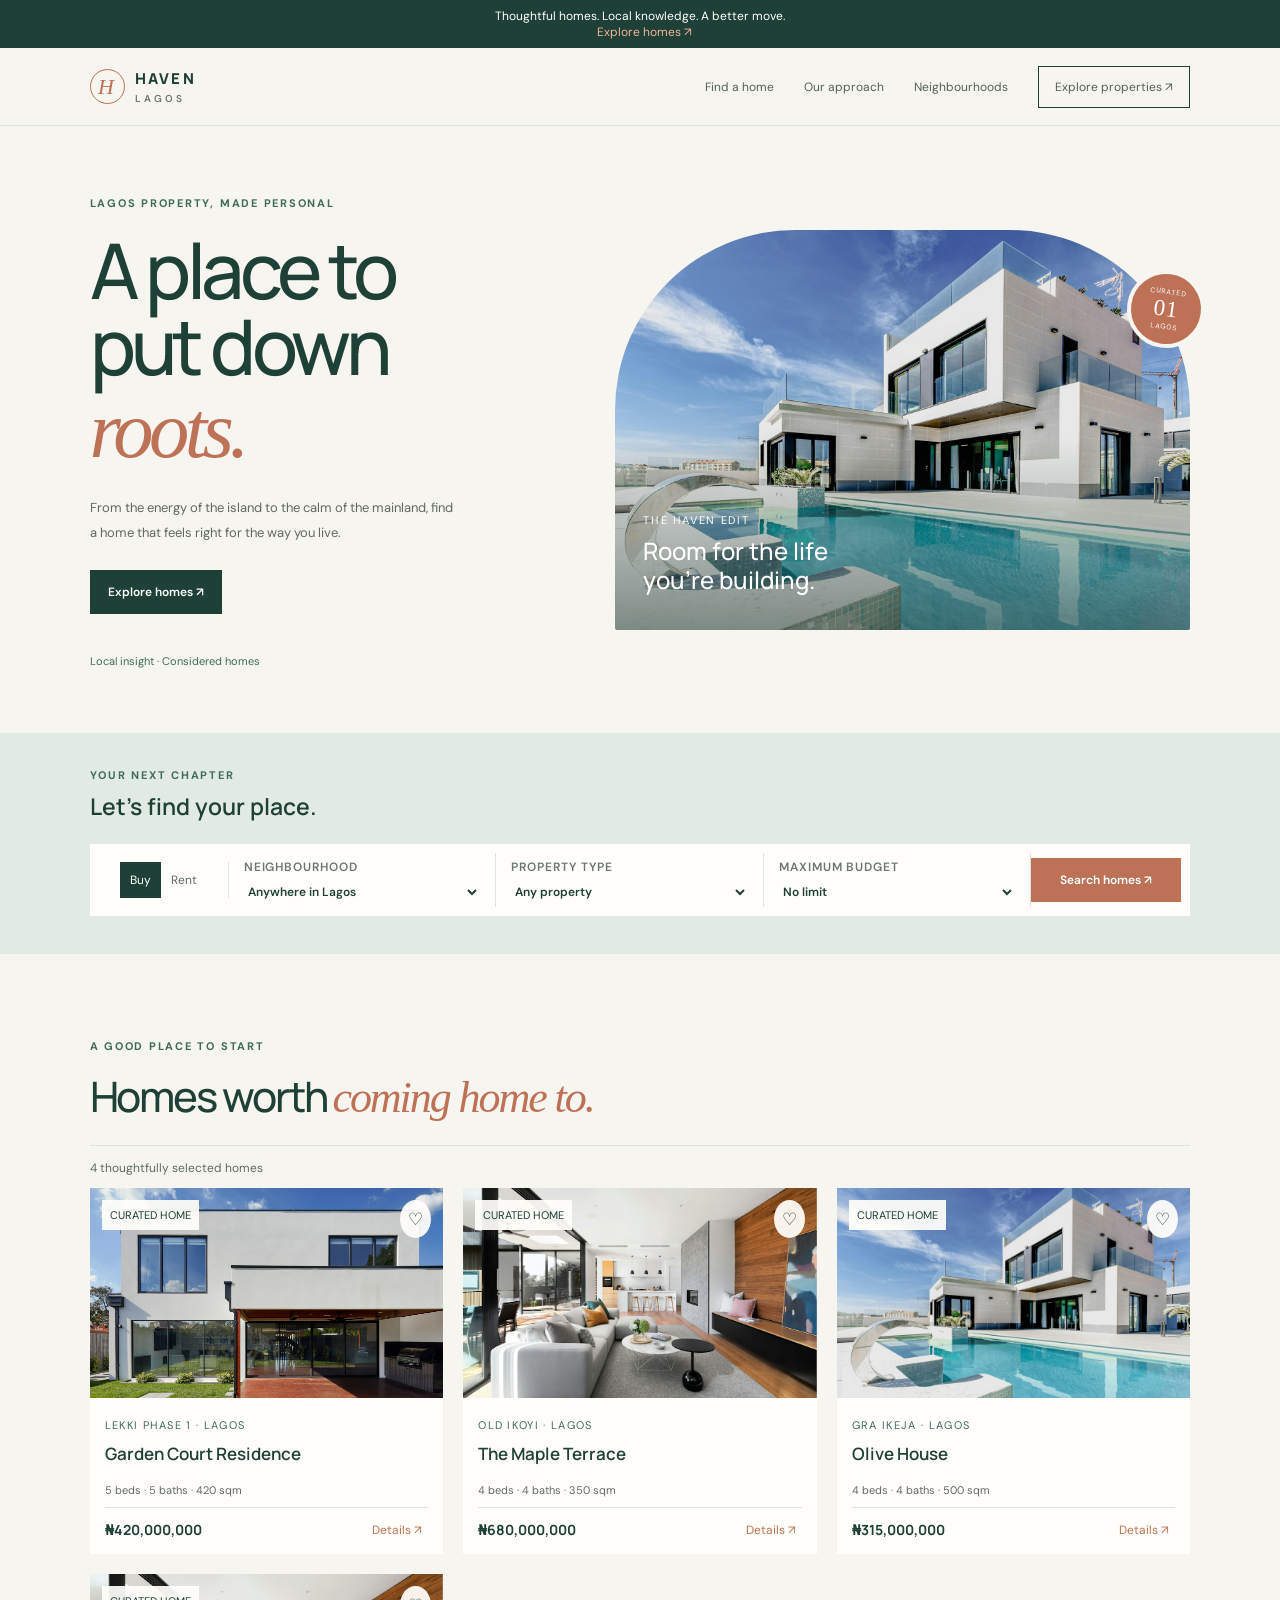
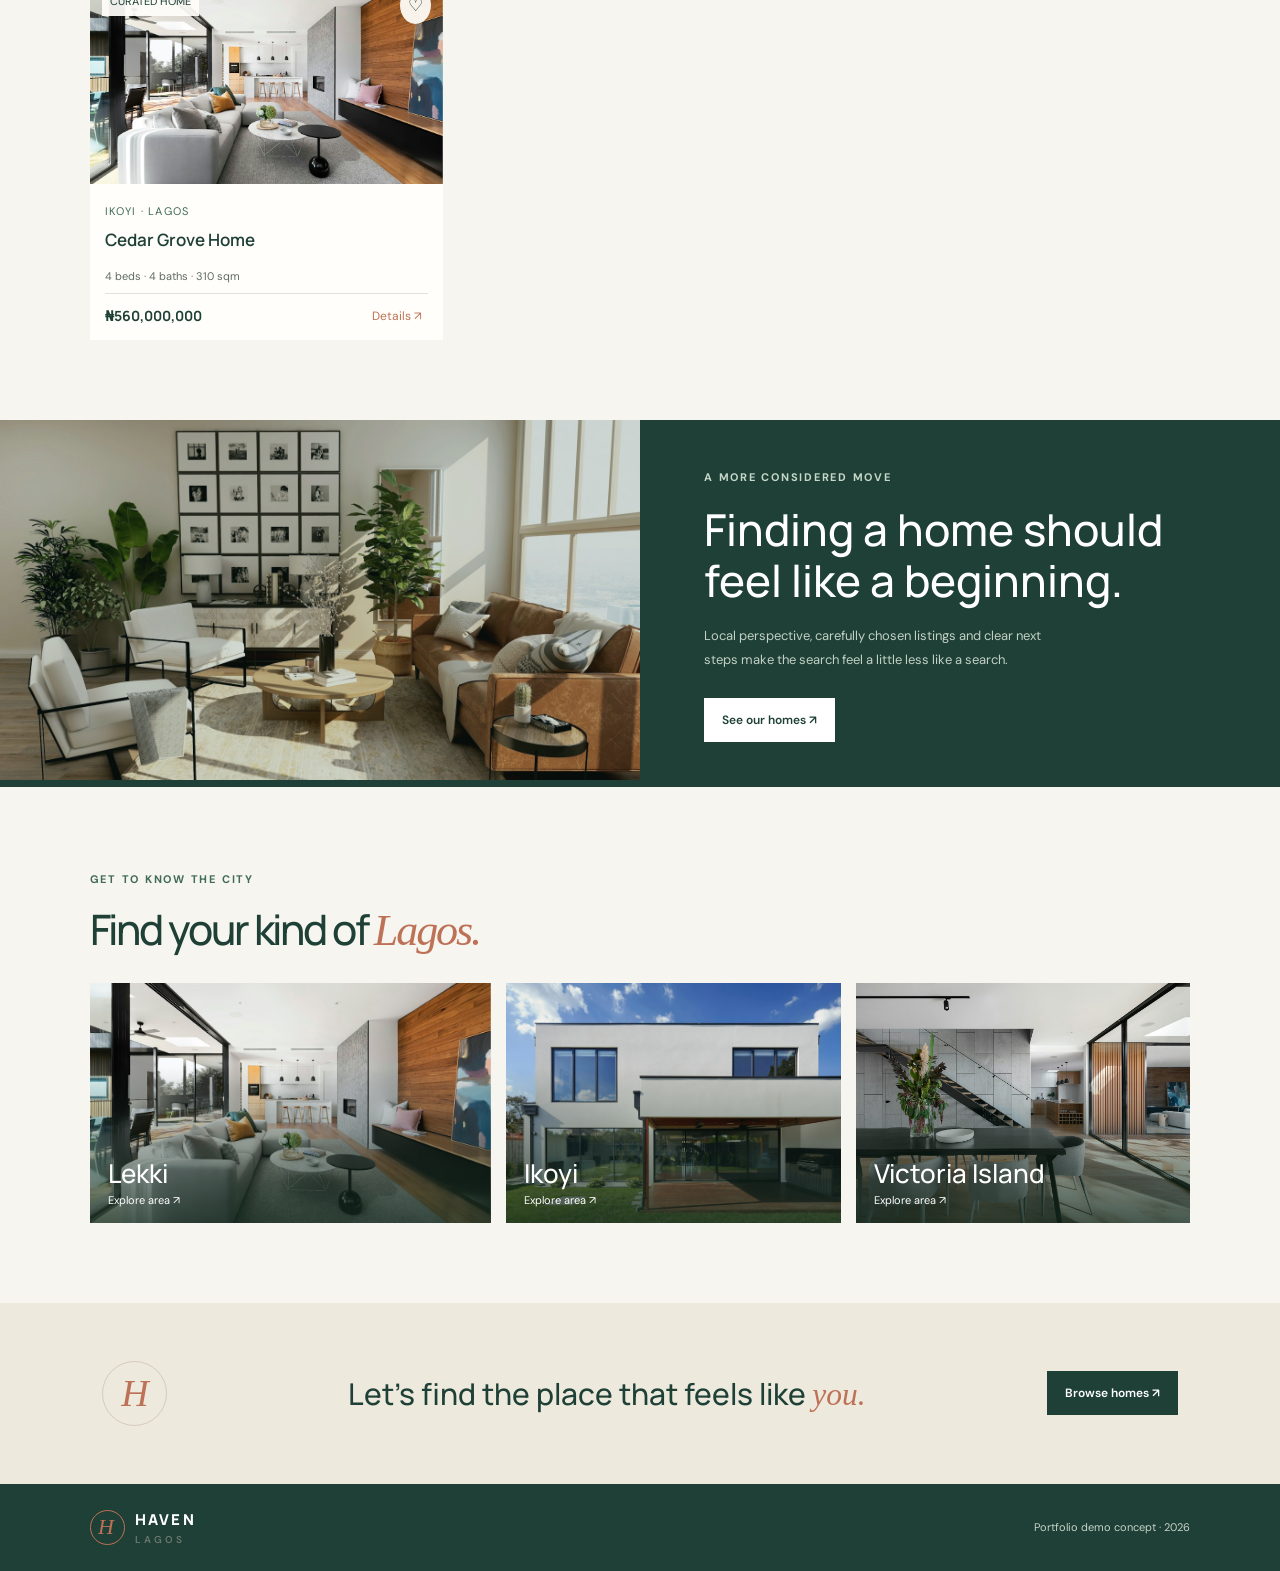
<file: index.html>
<!doctype html>
<html lang="en">
  <head>
    <meta charset="utf-8" />
    <meta name="viewport" content="width=device-width,initial-scale=1" />
    <title>Haven Lagos | Find your place</title><meta name="theme-color" content="#1e4036"><meta name="description" content="Haven Lagos is a sample property showcase: browse homes to buy or rent in Lekki, Ikoyi, Victoria Island and Ikeja."><link rel="icon" href="data:image/svg+xml,%3Csvg xmlns='http://www.w3.org/2000/svg' viewBox='0 0 64 64'%3E%3Ccircle cx='32' cy='32' r='30' fill='%231e4036'/%3E%3Ctext x='32' y='44' font-size='34' text-anchor='middle' fill='%23bd7257' font-family='Georgia,serif' font-style='italic'%3EH%3C/text%3E%3C/svg%3E">
    <link rel="preconnect" href="https://fonts.googleapis.com" />
    <link
      href="https://fonts.googleapis.com/css2?family=DM+Sans:wght@400;500;600;700&family=Manrope:wght@400;500;600;700;800&display=swap"
      rel="stylesheet"
    />
    <link rel="stylesheet" href="styles.css" />
    <script src="script.js" defer></script>
  </head>
  <body>
    <div class="top">
      Thoughtful homes. Local knowledge. A better move.
      <a href="#homes">Explore homes ↗</a>
    </div>
    <header>
      <a class="brand" href="#"
        ><b>H</b><span>HAVEN<small>LAGOS</small></span></a
      ><button class="menu" type="button" aria-label="Menu" aria-expanded="false">☰</button>
      <nav>
        <a href="properties.html">Find a home</a><a href="about.html">Our approach</a
        ><a href="properties.html#areas">Neighbourhoods</a
        ><a class="outline" href="properties.html">Explore properties ↗</a>
      </nav>
    </header>
    <main>
      <section class="hero">
        <div>
          <label>LAGOS PROPERTY, MADE PERSONAL</label>
          <h1>A place to<br />put down <i>roots.</i></h1>
          <p>
            From the energy of the island to the calm of the mainland, find a
            home that feels right for the way you live.
          </p>
          <a class="btn dark" href="#homes">Explore homes ↗</a
          ><span class="proof">Local insight · Considered homes</span>
        </div>
        <div class="heroimg">
          <img
            src="image/hero-villa.jpg"
            alt="Modern home with a swimming pool"
          /><span class="stamp">CURATED<strong>01</strong>LAGOS</span>
          <div class="overlay">
            THE HAVEN EDIT<strong
              >Room for the life<br />you’re building.</strong
            >
          </div>
        </div>
      </section>
      <section class="search">
        <div>
          <label>YOUR NEXT CHAPTER</label>
          <h2>Let’s find your place.</h2>
        </div>
        <form id="search">
          <div class="tabs">
            <button type="button" class="active" data-deal="buy">Buy</button
            ><button type="button" data-deal="rent">Rent</button>
          </div>
          <label
            >NEIGHBOURHOOD<select id="loc">
              <option value="all">Anywhere in Lagos</option>
              <option value="lekki">Lekki</option>
              <option value="ikoyi">Ikoyi</option>
              <option value="victoria island">Victoria Island</option>
              <option value="ikeja">Ikeja</option>
            </select></label
          ><label
            >PROPERTY TYPE<select id="type">
              <option value="all">Any property</option>
              <option value="apartment">Apartment</option>
              <option value="terrace">Terrace</option>
              <option value="detached">Detached home</option>
            </select></label
          ><label
            >MAXIMUM BUDGET<select id="budget">
              <option value="any">No limit</option>
              <option value="100000000">Up to ₦100m</option>
              <option value="250000000">Up to ₦250m</option>
              <option value="500000000">Up to ₦500m</option>
            </select></label
          ><button class="btn clay">Search homes ↗</button>
        </form>
      </section>
      <section class="homes" id="homes">
        <label>A GOOD PLACE TO START</label>
        <h2>Homes worth <i>coming home to.</i></h2>
        <p id="count"></p>
        <div class="cards" id="cards"></div>
        <div id="empty" hidden>
          No homes found. Try clearing filters.
          <button id="clear">Clear filters</button>
        </div>
      </section>
      <section class="story" id="story">
        <img
          src="image/living-room.jpg"
          alt="Bright contemporary living room"
        />
        <div>
          <label>A MORE CONSIDERED MOVE</label>
          <h2>Finding a home should feel like a beginning.</h2>
          <p>
            Local perspective, carefully chosen listings and clear next steps
            make the search feel a little less like a search.
          </p>
          <a class="btn light" href="#homes">See our homes ↗</a>
        </div>
      </section>
      <section class="areas" id="areas">
        <label>GET TO KNOW THE CITY</label>
        <h2>Find your kind of <i>Lagos.</i></h2>
        <div class="places">
          <button data-area="Lekki">
            <img src="image/terrace-home.jpg" alt="" /><b>Lekki</b
            ><small>Explore area ↗</small></button
          ><button data-area="Ikoyi">
            <img src="image/garden-residence.jpg" alt="" /><b>Ikoyi</b
            ><small>Explore area ↗</small></button
          ><button data-area="Victoria Island">
            <img src="image/modern-apartment.jpg" alt="" /><b>Victoria Island</b
            ><small>Explore area ↗</small>
          </button>
        </div>
      </section>
      <section class="closing">
        <b>H</b>
        <h2>Let’s find the place that feels like <i>you.</i></h2>
        <a class="btn dark" href="#homes">Browse homes ↗</a>
      </section>
    </main>
    <footer>
      <a class="brand" href="#"
        ><b>H</b><span>HAVEN<small>LAGOS</small></span></a
      ><span>Portfolio demo concept · <span id="year"></span></span>
    </footer>
    <dialog id="dialog">
      <button class="close" type="button" aria-label="Close">×</button>
      <div id="detail"></div>
    </dialog>
    <div class="toast"></div>
  </body>
</html>
</file>
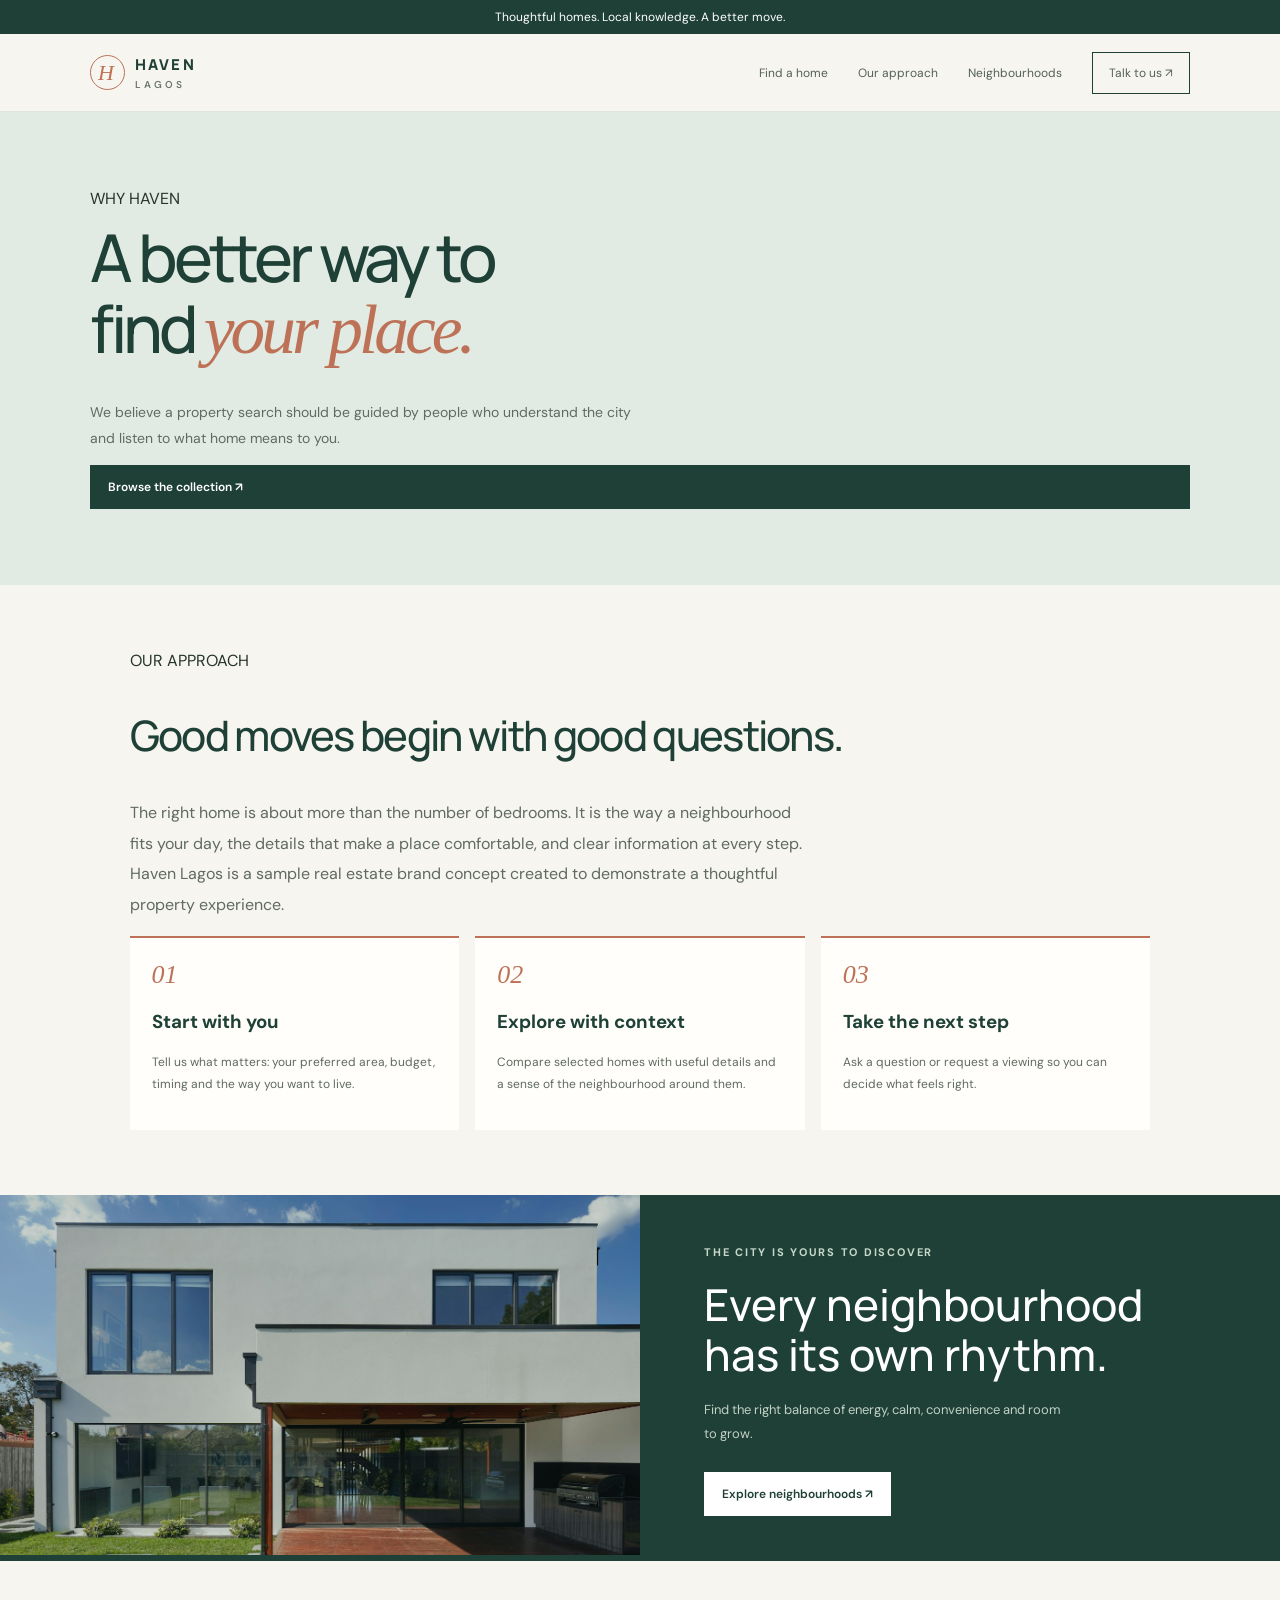
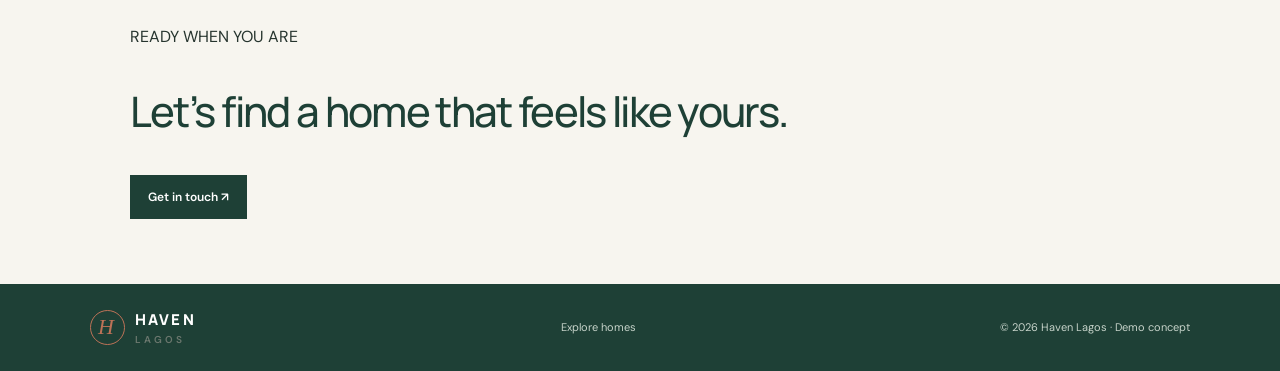
<file: about.html>
<!doctype html><html lang="en"><head><meta charset="utf-8"><meta name="viewport" content="width=device-width,initial-scale=1"><title>Our Approach | Haven Lagos</title><meta name="theme-color" content="#1e4036"><meta name="description" content="How Haven Lagos helps you find a home: start with you, explore with context, then take the next step."><link rel="icon" href="data:image/svg+xml,%3Csvg xmlns='http://www.w3.org/2000/svg' viewBox='0 0 64 64'%3E%3Ccircle cx='32' cy='32' r='30' fill='%231e4036'/%3E%3Ctext x='32' y='44' font-size='34' text-anchor='middle' fill='%23bd7257' font-family='Georgia,serif' font-style='italic'%3EH%3C/text%3E%3C/svg%3E"><link href="https://fonts.googleapis.com/css2?family=DM+Sans:wght@400;500;600;700&family=Manrope:wght@400;500;600;700;800&display=swap" rel="stylesheet"><link rel="stylesheet" href="styles.css"><script src="site.js" defer></script></head><body><div class="top">Thoughtful homes. Local knowledge. A better move.</div><header><a class="brand" href="index.html"><b>H</b><span>HAVEN<small>LAGOS</small></span></a><button class="menu" type="button" aria-label="Menu" aria-expanded="false">☰</button><nav><a href="properties.html">Find a home</a><a href="about.html">Our approach</a><a href="properties.html#areas">Neighbourhoods</a><a class="outline" href="contact.html">Talk to us ↗</a></nav></header><main><section class="page-hero"><label>WHY HAVEN</label><h1>A better way to<br>find <i>your place.</i></h1><p>We believe a property search should be guided by people who understand the city and listen to what home means to you.</p><a class="btn dark" href="properties.html">Browse the collection ↗</a></section><section class="page-content"><label>OUR APPROACH</label><h2>Good moves begin with good questions.</h2><p style="max-width:680px;line-height:1.9;color:var(--muted)">The right home is about more than the number of bedrooms. It is the way a neighbourhood fits your day, the details that make a place comfortable, and clear information at every step. Haven Lagos is a sample real estate brand concept created to demonstrate a thoughtful property experience.</p><div class="steps"><article class="step"><b>01</b><h3>Start with you</h3><p>Tell us what matters: your preferred area, budget, timing and the way you want to live.</p></article><article class="step"><b>02</b><h3>Explore with context</h3><p>Compare selected homes with useful details and a sense of the neighbourhood around them.</p></article><article class="step"><b>03</b><h3>Take the next step</h3><p>Ask a question or request a viewing so you can decide what feels right.</p></article></div></section><section class="story"><img src="image/garden-residence.jpg" alt="Contemporary home with garden"><div><label>THE CITY IS YOURS TO DISCOVER</label><h2>Every neighbourhood has its own rhythm.</h2><p>Find the right balance of energy, calm, convenience and room to grow.</p><a class="btn light" href="properties.html#areas">Explore neighbourhoods ↗</a></div></section><section class="page-content"><label>READY WHEN YOU ARE</label><h2>Let’s find a home that feels like yours.</h2><a class="btn dark" href="contact.html">Get in touch ↗</a></section></main><footer><a class="brand" href="index.html"><b>H</b><span>HAVEN<small>LAGOS</small></span></a><a href="properties.html">Explore homes</a><span>© <span id="year"></span> Haven Lagos · Demo concept</span></footer></body></html>
</file>
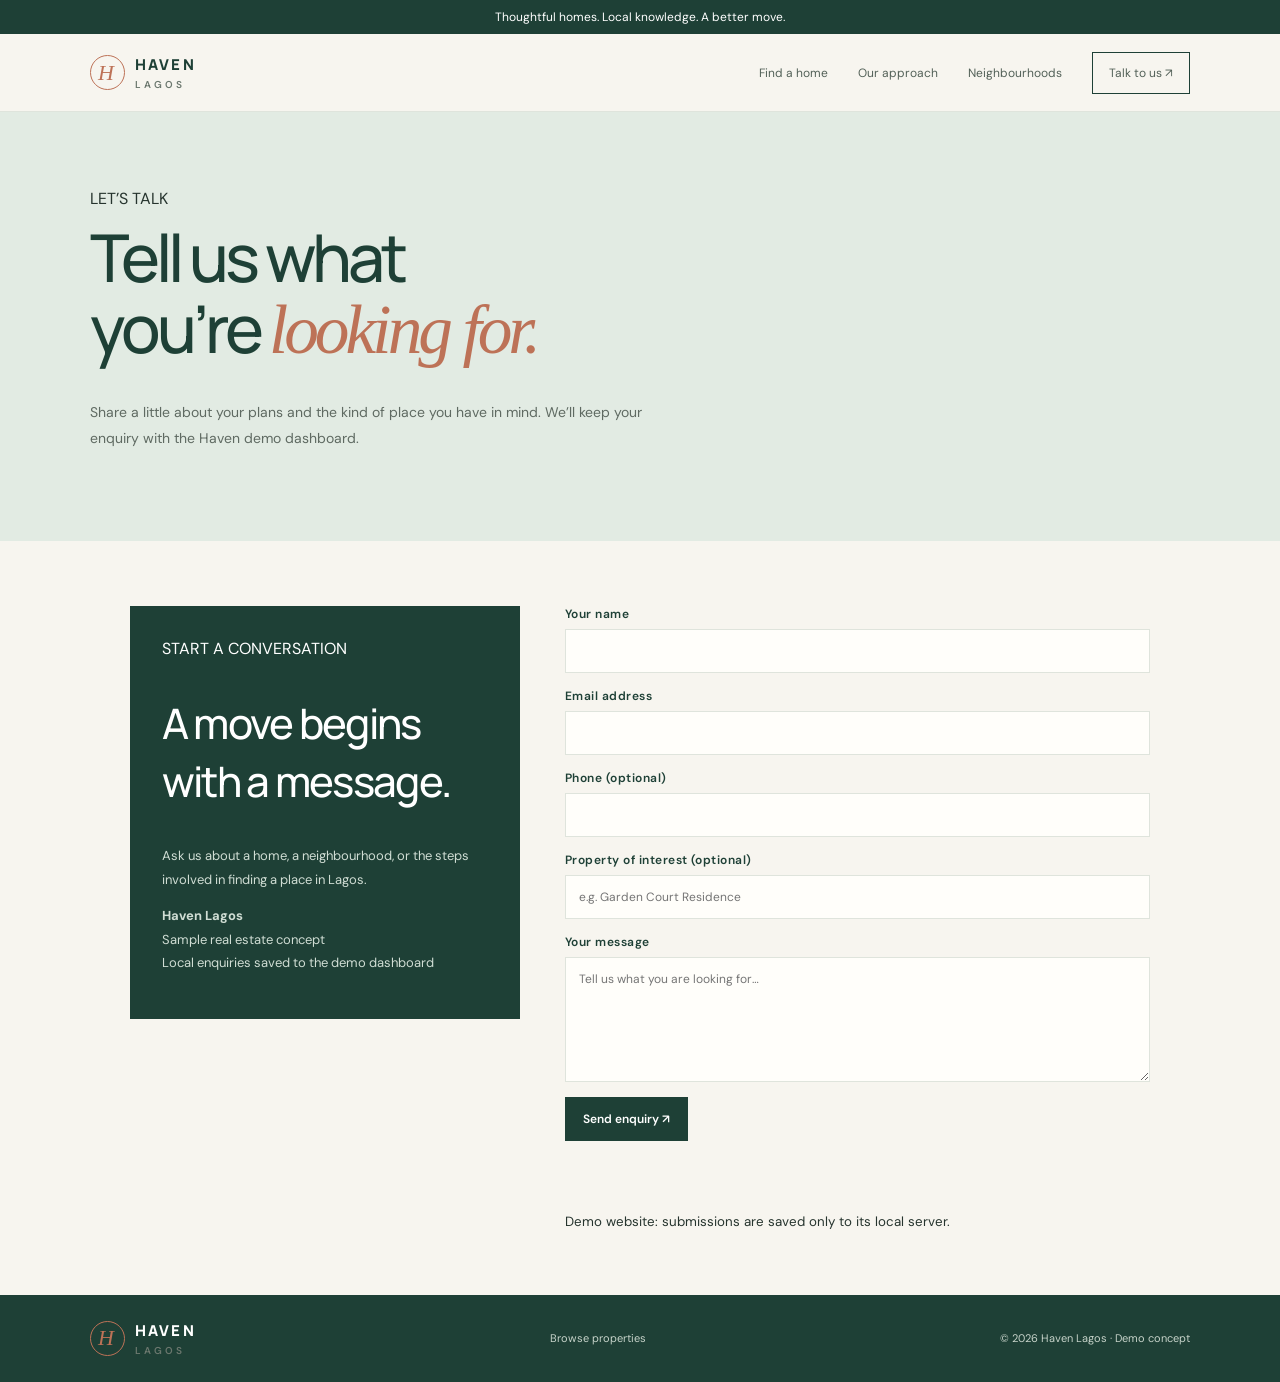
<file: contact.html>
<!doctype html><html lang="en"><head><meta charset="utf-8"><meta name="viewport" content="width=device-width,initial-scale=1"><title>Contact | Haven Lagos</title><meta name="theme-color" content="#1e4036"><meta name="description" content="Send an enquiry to Haven Lagos about a home or neighbourhood in Lagos."><link rel="icon" href="data:image/svg+xml,%3Csvg xmlns='http://www.w3.org/2000/svg' viewBox='0 0 64 64'%3E%3Ccircle cx='32' cy='32' r='30' fill='%231e4036'/%3E%3Ctext x='32' y='44' font-size='34' text-anchor='middle' fill='%23bd7257' font-family='Georgia,serif' font-style='italic'%3EH%3C/text%3E%3C/svg%3E"><link href="https://fonts.googleapis.com/css2?family=DM+Sans:wght@400;500;600;700&family=Manrope:wght@400;500;600;700;800&display=swap" rel="stylesheet"><link rel="stylesheet" href="styles.css"><script src="site.js" defer></script></head><body><div class="top">Thoughtful homes. Local knowledge. A better move.</div><header><a class="brand" href="index.html"><b>H</b><span>HAVEN<small>LAGOS</small></span></a><button class="menu" type="button" aria-label="Menu" aria-expanded="false">☰</button><nav><a href="properties.html">Find a home</a><a href="about.html">Our approach</a><a href="properties.html#areas">Neighbourhoods</a><a class="outline" href="contact.html">Talk to us ↗</a></nav></header><main><section class="page-hero"><label>LET’S TALK</label><h1>Tell us what<br>you’re <i>looking for.</i></h1><p>Share a little about your plans and the kind of place you have in mind. We’ll keep your enquiry with the Haven demo dashboard.</p></section><section class="page-content contact-layout"><aside class="contact-intro"><label>START A CONVERSATION</label><h2>A move begins with a message.</h2><p>Ask us about a home, a neighbourhood, or the steps involved in finding a place in Lagos.</p><p><strong>Haven Lagos</strong><br>Sample real estate concept<br>Local enquiries saved to the demo dashboard</p></aside><form class="contact-form" id="contact-form"><label>Your name<input name="name" autocomplete="name" required maxlength="100"></label><label>Email address<input type="email" name="email" autocomplete="email" required maxlength="150"></label><label>Phone (optional)<input type="tel" name="phone" autocomplete="tel" maxlength="40"></label><label>Property of interest (optional)<input name="property" maxlength="150" placeholder="e.g. Garden Court Residence"></label><label>Your message<textarea name="message" required minlength="10" maxlength="3000" placeholder="Tell us what you are looking for…"></textarea></label><button class="btn dark" type="submit">Send enquiry ↗</button><p class="form-status" aria-live="polite"></p><small>Demo website: submissions are saved only to its local server.</small></form></section></main><footer><a class="brand" href="index.html"><b>H</b><span>HAVEN<small>LAGOS</small></span></a><a href="properties.html">Browse properties</a><span>© <span id="year"></span> Haven Lagos · Demo concept</span></footer></body></html>
</file>
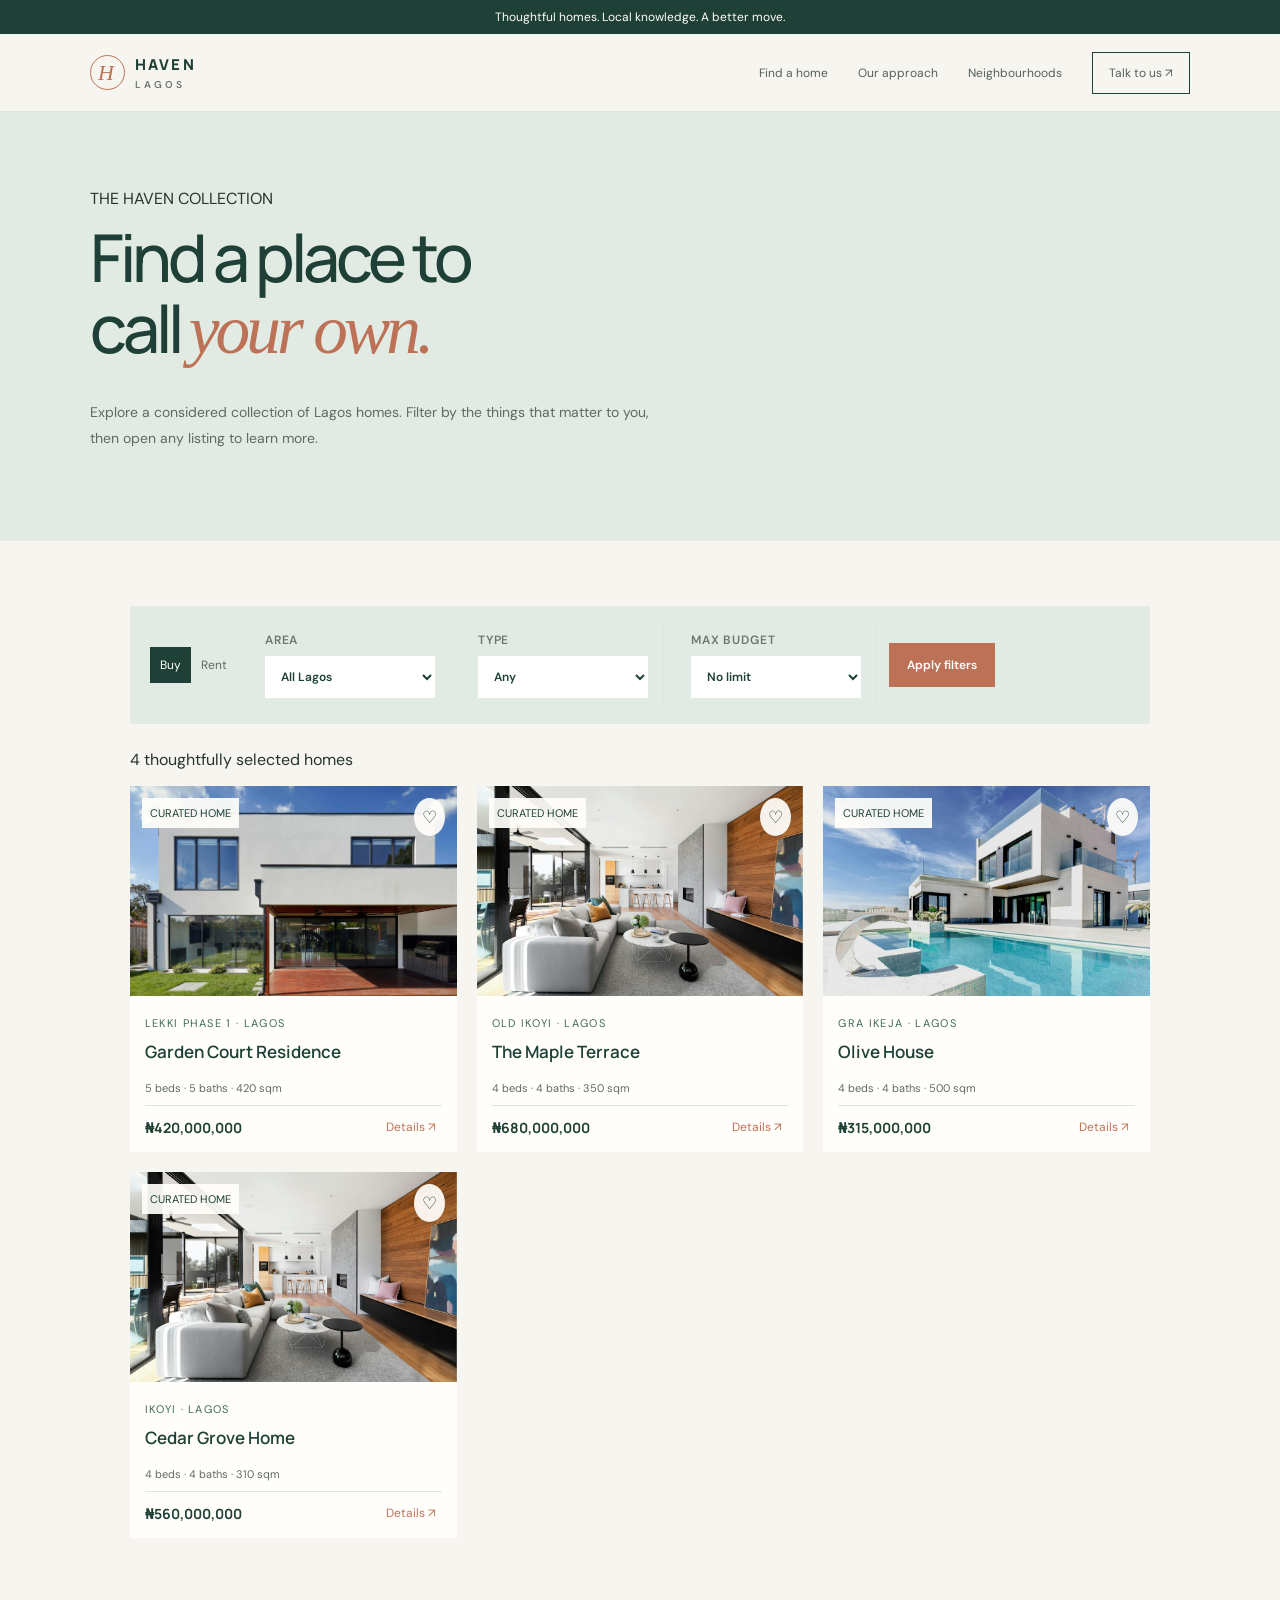
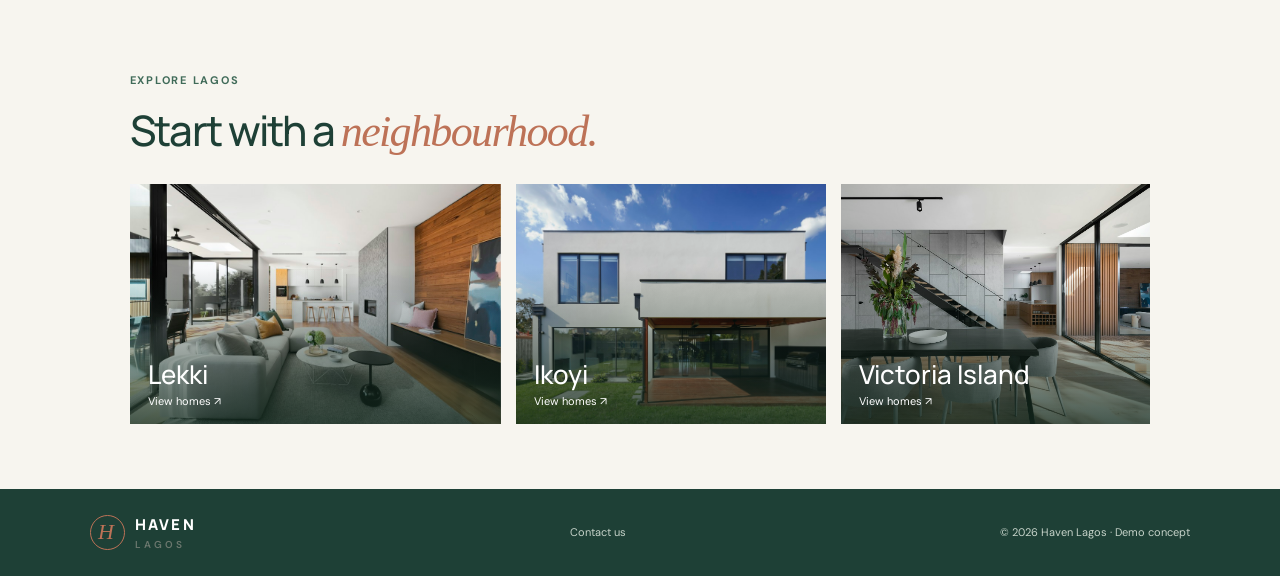
<file: properties.html>
<!doctype html><html lang="en"><head><meta charset="utf-8"><meta name="viewport" content="width=device-width,initial-scale=1"><title>Find a Home | Haven Lagos</title><meta name="theme-color" content="#1e4036"><meta name="description" content="Browse the Haven Lagos collection and filter homes by area, property type and budget."><link rel="icon" href="data:image/svg+xml,%3Csvg xmlns='http://www.w3.org/2000/svg' viewBox='0 0 64 64'%3E%3Ccircle cx='32' cy='32' r='30' fill='%231e4036'/%3E%3Ctext x='32' y='44' font-size='34' text-anchor='middle' fill='%23bd7257' font-family='Georgia,serif' font-style='italic'%3EH%3C/text%3E%3C/svg%3E"><link href="https://fonts.googleapis.com/css2?family=DM+Sans:wght@400;500;600;700&family=Manrope:wght@400;500;600;700;800&display=swap" rel="stylesheet"><link rel="stylesheet" href="styles.css"><script src="script.js" defer></script></head><body><div class="top">Thoughtful homes. Local knowledge. A better move.</div><header><a class="brand" href="index.html"><b>H</b><span>HAVEN<small>LAGOS</small></span></a><button class="menu" type="button" aria-label="Menu" aria-expanded="false">☰</button><nav><a href="properties.html">Find a home</a><a href="about.html">Our approach</a><a href="properties.html#areas">Neighbourhoods</a><a class="outline" href="contact.html">Talk to us ↗</a></nav></header><main><section class="page-hero"><label>THE HAVEN COLLECTION</label><h1>Find a place to<br>call <i>your own.</i></h1><p>Explore a considered collection of Lagos homes. Filter by the things that matter to you, then open any listing to learn more.</p></section><section class="page-content" id="homes"><form id="search" class="property-filters"><div class="tabs"><button type="button" class="active" data-deal="buy">Buy</button><button type="button" data-deal="rent">Rent</button></div><label>AREA<select id="loc"><option value="all">All Lagos</option><option value="lekki">Lekki</option><option value="ikoyi">Ikoyi</option><option value="victoria island">Victoria Island</option><option value="ikeja">Ikeja</option></select></label><label>TYPE<select id="type"><option value="all">Any</option><option value="apartment">Apartment</option><option value="terrace">Terrace</option><option value="detached">Detached home</option></select></label><label>MAX BUDGET<select id="budget"><option value="any">No limit</option><option value="100000000">₦100m</option><option value="250000000">₦250m</option><option value="500000000">₦500m</option></select></label><button class="btn clay">Apply filters</button></form><p id="count"></p><div class="cards" id="cards"></div><div id="empty" hidden><h3>No homes match those filters</h3><button id="clear" class="btn dark">Clear filters</button></div></section><section class="areas page-content" id="areas"><label>EXPLORE LAGOS</label><h2>Start with a <i>neighbourhood.</i></h2><div class="places"><button data-area="Lekki"><img src="image/terrace-home.jpg" alt=""><b>Lekki</b><small>View homes ↗</small></button><button data-area="Ikoyi"><img src="image/garden-residence.jpg" alt=""><b>Ikoyi</b><small>View homes ↗</small></button><button data-area="Victoria Island"><img src="image/modern-apartment.jpg" alt=""><b>Victoria Island</b><small>View homes ↗</small></button></div></section></main><footer><a class="brand" href="index.html"><b>H</b><span>HAVEN<small>LAGOS</small></span></a><a href="contact.html">Contact us</a><span>© <span id="year"></span> Haven Lagos · Demo concept</span></footer><dialog id="dialog"><button class="close" type="button" aria-label="Close">×</button><div id="detail"></div></dialog></body></html>
</file>
<file: styles.css>
:root{--bg:#f7f5ef;--paper:#fffefa;--forest:#1e4036;--green:#406b59;--clay:#bd7257;--sage:#e2ebe3;--ink:#26342e;--muted:#5f6a62;--line:#dfe4dc;--serif:Georgia,serif;--sans:"DM Sans",Arial,sans-serif;--display:"Manrope",sans-serif}*{box-sizing:border-box}html{scroll-behavior:smooth;scroll-padding-top:90px}body{margin:0;background:var(--bg);color:var(--ink);font-family:var(--sans)}a{color:inherit;text-decoration:none}button,select{font:inherit}.top{min-height:34px;padding:8px 5%;text-align:center;display:grid;place-content:center;background:var(--forest);color:white;font-size:12px}.top a{color:#f0b59b;margin-left:8px}header{height:78px;padding:0 7%;display:flex;align-items:center;justify-content:space-between;position:sticky;top:0;background:var(--bg);z-index:4;border-bottom:1px solid var(--line)}.brand{display:flex;align-items:center;gap:10px;color:var(--forest);font:800 15px var(--display);letter-spacing:.15em}.brand>b{border:1px solid var(--clay);border-radius:50%;width:35px;height:35px;display:grid;place-items:center;font:italic 22px var(--serif);color:var(--clay)}.brand small{display:block;font:600 10px var(--sans);letter-spacing:.3em;color:#6b776e;margin-top:3px}nav{display:flex;gap:30px;align-items:center;font-size:12px;color:#536158}.outline{border:1px solid var(--forest);padding:12px 16px}.menu{display:none}.hero{padding:65px 7%;display:grid;grid-template-columns:.9fr 1.1fr;gap:5%;align-items:center;min-height:560px}.hero>div:first-child{max-width:460px}.hero label,.search label,.homes>label,.story label,.areas>label{font-size:11px;font-weight:700;letter-spacing:.16em;color:var(--green)}h1{font:500 clamp(56px,6vw,78px)/.99 var(--display);letter-spacing:-.06em;color:var(--forest);margin:20px 0}h1 i,h2 i{font:italic 500 1.05em var(--serif);color:var(--clay)}.hero p,.story p{font-size:13px;line-height:1.9;color:var(--muted);max-width:370px;margin-bottom:25px}.btn{display:inline-block;padding:14px 18px;font-size:12px;font-weight:600;border:0;cursor:pointer}.dark{background:var(--forest);color:white}.clay{background:var(--clay);color:white}.light{background:white;color:var(--forest)}.proof{display:block;font-size:11px;color:var(--green);margin-top:40px}.heroimg{height:400px;position:relative}.heroimg img{width:100%;height:100%;object-fit:cover;border-radius:180px 180px 2px 2px}.heroimg:after{border-radius:180px 180px 2px 2px;content:"";position:absolute;inset:0;background:linear-gradient(0deg,#142c2280,transparent 48%);pointer-events:none}.stamp{position:absolute;z-index:1;right:-15px;top:40px;background:var(--clay);color:white;border:4px solid var(--bg);border-radius:50%;width:78px;height:78px;display:grid;place-content:center;text-align:center;font-size:7px;letter-spacing:.12em;transform:rotate(8deg)}.stamp strong{font:23px var(--serif)}.overlay{position:absolute;z-index:1;bottom:35px;left:28px;color:white;font-size:11px;letter-spacing:.15em}.overlay strong{display:block;font:500 24px/1.2 var(--display);letter-spacing:0;margin-top:10px}.search{background:var(--sage);padding:30px 7% 38px;display:grid;grid-template-columns:1fr;gap:16px}.search h2{font:600 23px var(--display);color:var(--forest);margin:6px 0}.search form{background:var(--paper);padding:9px;display:grid;grid-template-columns:130px repeat(3,1fr) 150px;align-items:center}.tabs{display:flex;justify-content:center;border-right:1px solid var(--line)}.tabs button{border:0;background:none;padding:10px;color:var(--muted);font-size:12px}.tabs .active{background:var(--forest);color:white}.search form label,.property-filters label{font-size:12px;font-weight:600;letter-spacing:.08em;text-transform:uppercase;color:#6b776e;display:flex;flex-direction:column;gap:8px;padding:6px 15px;border-right:1px solid var(--line)}select{border:0;background:transparent;color:var(--forest);font-size:12px;font-weight:600}.homes,.areas{padding:80px 7%}.homes h2,.areas h2{font:500 clamp(30px,3.5vw,42px) var(--display);letter-spacing:-.05em;color:var(--forest);margin:12px 0 20px}.homes>p{font-size:12px;color:var(--muted);border-top:1px solid var(--line);padding-top:14px}.cards{display:grid;grid-template-columns:repeat(3,minmax(0,1fr));gap:20px}.card{background:var(--paper);transition:.2s}.card:hover{transform:translateY(-4px);box-shadow:0 15px 40px #26342e1a}.pic{height:210px;position:relative}.pic img{width:100%;height:100%;object-fit:cover}.badge,.heart{position:absolute;top:12px;background:#fffefaed;border:0;padding:8px;font-size:11px;color:var(--forest)}.badge{left:12px}.heart{right:12px;border-radius:50%;font-size:17px;cursor:pointer}.heart.saved{background:var(--clay);color:white}.body{padding:15px}.loc{font-size:11px;color:var(--green);letter-spacing:.12em;text-transform:uppercase}.body h3{font:600 17px var(--display);color:var(--forest);margin:8px 0}.spec{font-size:11px;color:var(--muted);border-bottom:1px solid var(--line);padding:10px 0}.bottom{display:flex;justify-content:space-between;align-items:center;padding-top:12px}.price{font:700 14px var(--display);color:var(--forest)}.detailbtn{border:0;background:none;color:var(--clay);font-size:12px;cursor:pointer}#empty{padding:35px;text-align:center;color:var(--muted)}.story{display:grid;grid-template-columns:1fr 1fr;background:var(--forest);color:white}.story>img{width:100%;height:360px;object-fit:cover;opacity:.8}.story>div{align-self:center;padding:45px 10%}.story h2{font:500 clamp(30px,3.5vw,44px)/1.15 var(--display);margin:18px 0}.story label{color:#c7d8cb}.story p{color:#c3d0c6}.places{display:grid;grid-template-columns:1.2fr 1fr 1fr;gap:15px;margin-top:25px}.places button{height:240px;position:relative;border:0;padding:0;color:white;text-align:left;overflow:hidden;background:var(--sage);cursor:pointer}.places img{width:100%;height:100%;object-fit:cover}.places button:after{content:"";position:absolute;inset:35% 0 0;background:linear-gradient(transparent,#142b20c9)}.places b,.places small{position:absolute;z-index:1;left:18px;bottom:32px}.places b{font:500 26px var(--display)}.places small{bottom:16px;font-size:11px}.closing{background:#eee9dd;padding:45px 8%;display:flex;align-items:center;justify-content:space-between;gap:20px}.closing>b{width:65px;height:65px;border:1px solid #d7cabc;border-radius:50%;display:grid;place-items:center;color:var(--clay);font:italic 38px var(--serif)}.closing h2{font:500 30px var(--display);color:var(--forest)}footer{background:var(--forest);color:#c7d3ca;padding:25px 7%;display:flex;justify-content:space-between;align-items:center;font-size:11px}footer .brand{color:white}dialog{border:0;padding:0;width:min(620px,95vw);background:white;max-height:90vh;position:relative}dialog::backdrop{background:#14251dcc}.close{position:absolute;right:12px;top:12px;z-index:2;border:0;border-radius:50%;width:34px;height:34px;font-size:22px}.dimg{width:100%;height:260px;object-fit:cover}.dbody{padding:23px}.dbody h2{color:var(--forest);font:600 26px var(--display)}.dbody p{font-size:12px;line-height:1.8;color:var(--muted)}.toast{position:fixed;bottom:20px;left:50%;background:var(--forest);color:white;padding:12px 17px;font-size:12px;opacity:0;transform:translate(-50%,20px);transition:.2s;z-index:8}.toast.show{opacity:1;transform:translate(-50%,0)}@media(max-width:850px){.search form{grid-template-columns:100px repeat(3,1fr) 120px}.search form label{padding:5px 8px}.hero,.search,.homes,.areas{padding-left:5%;padding-right:5%}nav{gap:16px}.pic{height:180px}}@media(max-width:680px){header{height:68px}.menu{display:block;border:0;background:none;font-size:22px;color:var(--forest)}nav{display:none;position:absolute;top:67px;left:0;right:0;background:var(--bg);padding:12px 6% 20px;box-shadow:0 12px 20px #1e403614;flex-direction:column;align-items:stretch;gap:0}nav.open{display:flex}nav a{padding:12px;border-bottom:1px solid var(--line)}nav .outline{text-align:center;margin-top:9px}.hero{grid-template-columns:1fr;padding-top:42px;gap:30px}.heroimg{height:340px;margin:0 9px}.proof{margin-top:28px}.search{padding-top:25px}.search form{grid-template-columns:1fr 1fr}.tabs{grid-column:span 2;justify-content:start;border:0;border-bottom:1px solid var(--line)}.search form label,.property-filters label{padding:12px 8px;border-bottom:1px solid var(--line)}.search form label:nth-of-type(2){border-right:0}.search form .btn{margin:8px}.homes,.areas{padding-top:58px;padding-bottom:60px}.cards{grid-template-columns:repeat(2,minmax(0,1fr));gap:12px}.pic{height:165px}.body{padding:11px}.body h3{font-size:14px}.spec{font-size:11px}.price{font-size:12px}.detailbtn{font-size:11px}.story{grid-template-columns:1fr}.story>img{height:240px}.story>div{padding:35px 7%}.places{grid-template-columns:1fr 1fr}.places button:first-child{grid-column:span 2}.closing{flex-wrap:wrap;padding:30px 6%}.closing>b{width:50px;height:50px}.closing h2{font-size:23px;flex:1}.closing .btn{margin-left:70px}footer{padding:23px 6%;gap:14px;flex-wrap:wrap}}@media(max-width:430px){.top{font-size:11px}.hero{padding-left:6%;padding-right:6%}.heroimg{height:285px}.homes,.areas,.search{padding-left:6%;padding-right:6%}.cards{grid-template-columns:1fr}.pic{height:225px}.body h3{font-size:17px}.price{font-size:15px}.detailbtn{font-size:12px}.places{grid-template-columns:1fr}.places button:first-child{grid-column:auto}.places button{height:210px}.closing h2{font-size:20px}}
/* Page system, motion and enquiry form */
.page-hero{padding:76px 7%;background:var(--sage);min-height:300px;display:flex;flex-direction:column;justify-content:center}.page-hero h1{font-size:clamp(44px,6vw,66px);margin:16px 0}.page-hero p{max-width:560px;color:var(--muted);font-size:14px;line-height:1.8}.page-content{padding:65px 7%;max-width:1200px;margin:auto}.page-content h2,.contact-intro h2{font:500 clamp(28px,4vw,42px) var(--display);color:var(--forest);letter-spacing:-.04em}.property-filters{background:var(--sage);padding:20px;display:flex;gap:12px;flex-wrap:wrap;margin-bottom:25px}.property-filters select{background:white;padding:12px;min-width:170px}.contact-layout{display:grid;grid-template-columns:.8fr 1.2fr;gap:45px;align-items:start}.contact-intro{background:var(--forest);color:white;padding:32px}.contact-intro h2{color:white}.contact-intro p{font-size:13px;line-height:1.8;color:#d0ddd4}.contact-form{display:grid;gap:15px}.contact-form label{display:grid;gap:7px;font-size:12px;font-weight:600;letter-spacing:.04em;color:var(--forest)}.contact-form input,.contact-form textarea,.contact-form select{border:1px solid var(--line);background:var(--paper);padding:13px;font:12px var(--sans);color:var(--ink);width:100%}.contact-form textarea{min-height:125px;resize:vertical}.form-status{font-size:12px;min-height:18px;color:var(--green)}.form-status.error{color:#a33b34}.steps{display:grid;grid-template-columns:repeat(3,1fr);gap:16px}.step{padding:22px;background:var(--paper);border-top:2px solid var(--clay)}.step b{font:italic 26px var(--serif);color:var(--clay)}.step h3{color:var(--forest)}.step p{font-size:12px;line-height:1.8;color:var(--muted)}.admin-wrap{max-width:940px;margin:55px auto;padding:0 22px}.admin-bar{display:flex;justify-content:space-between;align-items:center}.admin-list{overflow:auto;margin-top:24px}.admin-list table{width:100%;border-collapse:collapse;background:var(--paper);font-size:12px}.admin-list th,.admin-list td{text-align:left;padding:13px;border-bottom:1px solid var(--line);vertical-align:top}.admin-list th{color:var(--green);font-size:11px;letter-spacing:.1em}.admin-empty{padding:30px;background:var(--paper);color:var(--muted)}.login-box{max-width:420px;margin:70px auto;background:var(--paper);padding:30px}.reveal{opacity:0;transform:translateY(18px);transition:opacity .65s ease,transform .65s ease}.reveal.in-view{opacity:1;transform:translateY(0)}.heroimg .stamp{animation:float 5s ease-in-out infinite}.card,.places button{transition:transform .28s,box-shadow .28s}.card:hover,.places button:hover{transform:translateY(-4px)}@keyframes float{0%,100%{transform:translateY(0) rotate(8deg)}50%{transform:translateY(-9px) rotate(11deg)}}@media(max-width:700px){.page-hero{padding:50px 6%;min-height:250px}.page-content{padding:45px 6%}.contact-layout{grid-template-columns:1fr;gap:20px}.steps{grid-template-columns:1fr}.property-filters{display:grid;grid-template-columns:1fr 1fr}.property-filters select{min-width:0;width:100%}.admin-wrap{margin:35px auto}}.property-filters{align-items:center}a:focus-visible,button:focus-visible,select:focus-visible,input:focus-visible,textarea:focus-visible{outline:2px solid var(--clay);outline-offset:2px}.btn:hover{filter:brightness(1.08)}.btn:disabled{opacity:.6;cursor:wait}.contact-form .btn{justify-self:start}.heart{cursor:pointer}@media(prefers-reduced-motion:reduce){.reveal{opacity:1;transform:none;transition:none}*,*::before,*::after{scroll-behavior:auto!important;animation:none!important;transition:none!important}}
</file>
